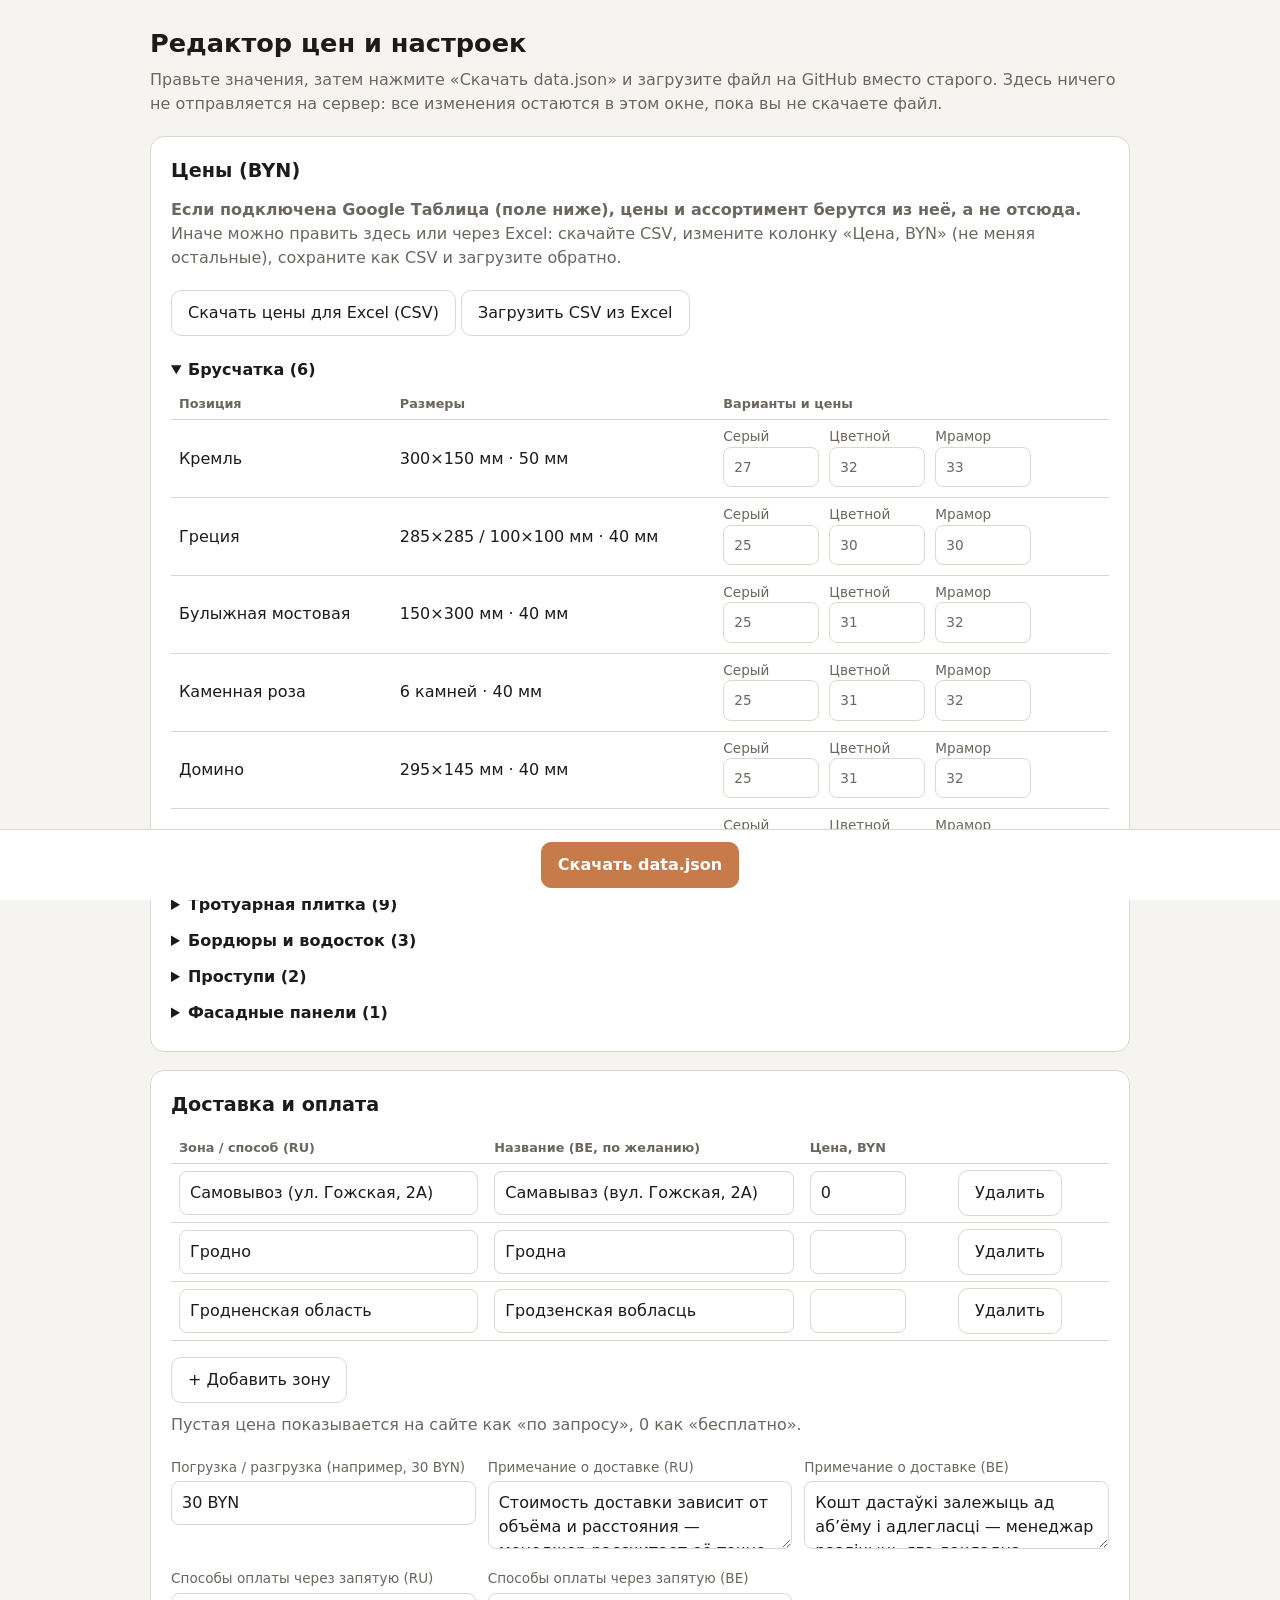
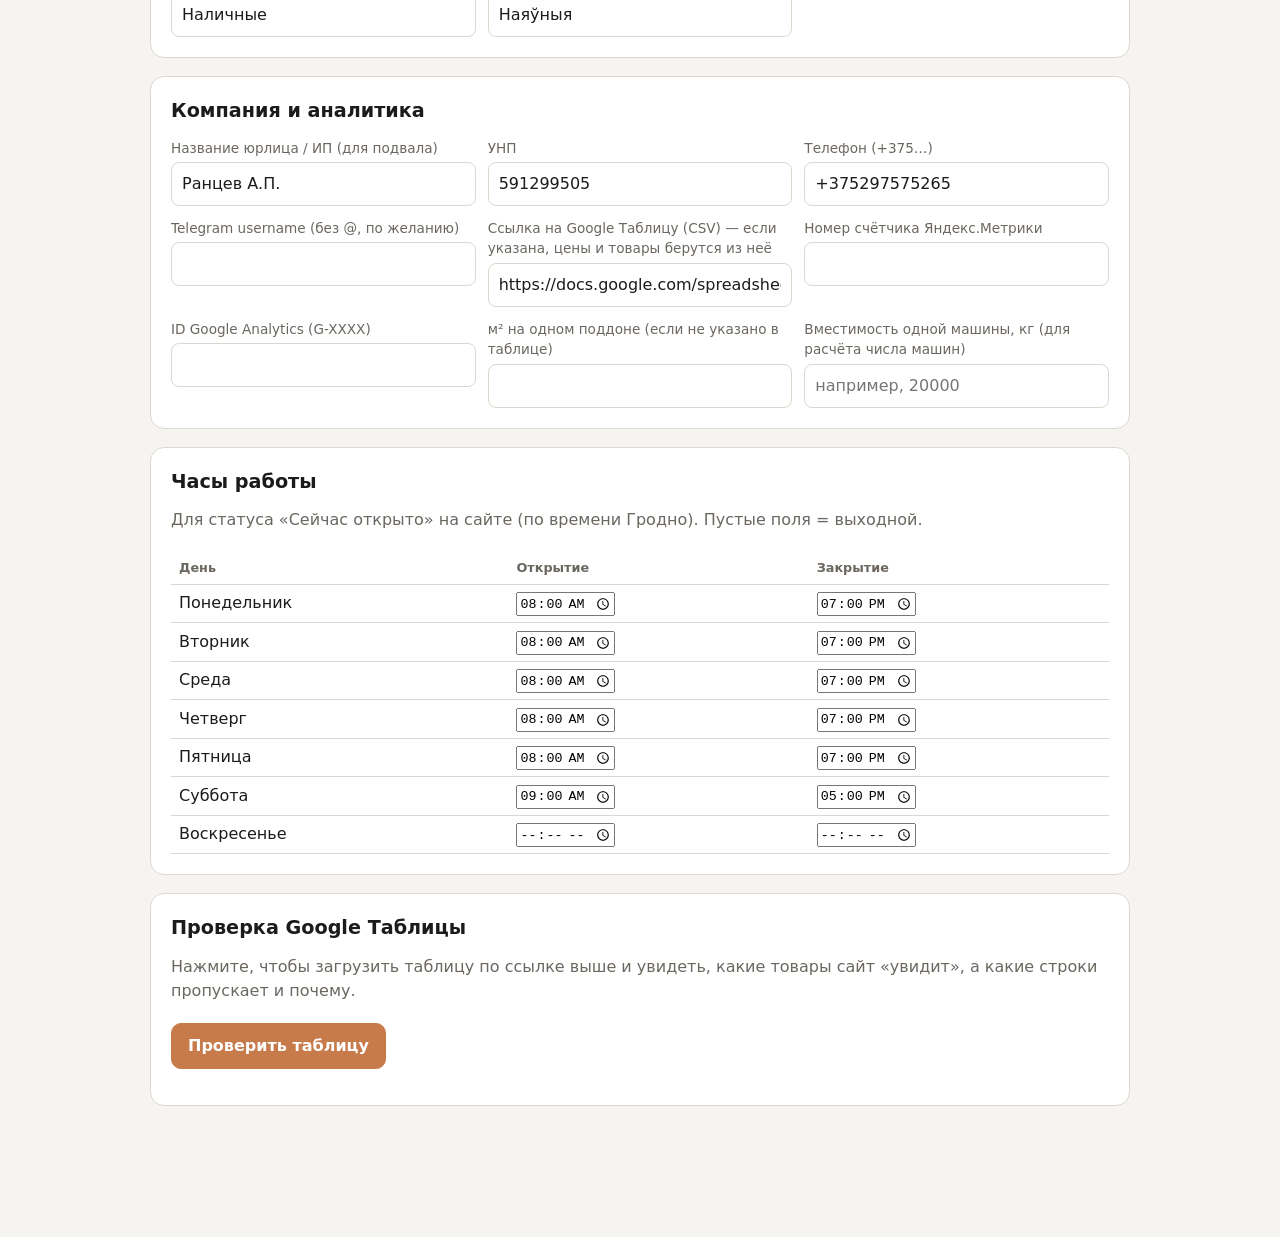
<file: admin.html>
<!DOCTYPE html>
<html lang="ru">
<head>
<meta charset="utf-8">
<meta name="viewport" content="width=device-width, initial-scale=1">
<meta name="robots" content="noindex, nofollow">
<title>Редактор цен — Koloritbeton</title>
<style>
  :root { color-scheme: light dark; --bg:#f6f4f0; --card:#fff; --text:#1c1b19; --muted:#6b6760; --line:#ddd8cf; --accent:#c77b4b; }
  @media (prefers-color-scheme: dark) { :root { --bg:#171615; --card:#222120; --text:#f1eee8; --muted:#a09b92; --line:#3a3835; } }
  * { box-sizing: border-box; }
  body { margin:0; font:16px/1.5 system-ui, -apple-system, "Segoe UI", Roboto, sans-serif; background:var(--bg); color:var(--text); padding:24px 16px 120px; }
  main { max-width:980px; margin:0 auto; }
  h1 { font-size:1.6rem; margin:0 0 6px; } h2 { font-size:1.2rem; margin:0 0 12px; }
  .hint { color:var(--muted); margin:0 0 20px; }
  section { background:var(--card); border:1px solid var(--line); border-radius:14px; padding:20px; margin-bottom:18px; }
  table { width:100%; border-collapse:collapse; } th, td { text-align:left; padding:6px 8px; border-bottom:1px solid var(--line); vertical-align:middle; }
  th { font-size:.8rem; color:var(--muted); font-weight:600; }
  .wrap { overflow-x:auto; }
  input[type=text], input[type=number], textarea { width:100%; padding:9px 10px; border:1px solid var(--line); border-radius:8px; background:transparent; color:inherit; font:inherit; }
  input.price { width:96px; } input.bad { border-color:#e5484d; }
  #sheetCheck table td, #sheetCheck table th { font-size: .9rem; }
  .tag { display:inline-block; padding:2px 10px; border-radius:999px; background:rgba(199,123,75,.15); margin:2px 4px 2px 0; font-size:.85rem; }
  .grid { display:grid; grid-template-columns:repeat(auto-fit, minmax(240px,1fr)); gap:12px; } label { display:block; font-size:.85rem; color:var(--muted); margin-bottom:4px; }
  button, .btn { border:1px solid var(--line); background:transparent; color:inherit; padding:10px 16px; border-radius:10px; font:inherit; cursor:pointer; }
  button.primary { background:var(--accent); border-color:var(--accent); color:#fff; font-weight:600; }
  .bar { position:fixed; left:0; right:0; bottom:0; background:var(--card); border-top:1px solid var(--line); padding:12px 16px; display:flex; gap:10px; flex-wrap:wrap; justify-content:center; }
  #msg { margin:10px 0 0; font-size:.92rem; } .ok { color:#2e9e5b; } .err { color:#e5484d; }
  details summary { cursor:pointer; font-weight:600; padding:6px 0; }
</style>
</head>
<body>
<main>
  <h1>Редактор цен и настроек</h1>
  <p class="hint">Правьте значения, затем нажмите «Скачать data.json» и загрузите файл на GitHub вместо старого. Здесь ничего не отправляется на сервер: все изменения остаются в этом окне, пока вы не скачаете файл.</p>

  <section id="loadbox" hidden>
    <h2>Загрузите data.json</h2>
    <p class="hint">Не удалось открыть data.json автоматически (так бывает при открытии файла с диска). Выберите файл вручную:</p>
    <input type="file" id="jsonFile" accept=".json,application/json">
  </section>

  <div id="app" hidden>
    <section>
      <h2>Цены (BYN)</h2>
      <p class="hint"><b>Если подключена Google Таблица (поле ниже), цены и ассортимент берутся из неё, а не отсюда.</b> Иначе можно править здесь или через Excel: скачайте CSV, измените колонку «Цена, BYN» (не меняя остальные), сохраните как CSV и загрузите обратно.</p>
      <p><button id="btnCsv">Скачать цены для Excel (CSV)</button> <label class="btn" style="display:inline-block; margin:0;">Загрузить CSV из Excel<input type="file" id="csvFile" accept=".csv,text/csv" hidden></label></p>
      <div id="prices"></div>
    </section>

    <section>
      <h2>Доставка и оплата</h2>
      <div class="wrap"><table><thead><tr><th>Зона / способ (RU)</th><th>Название (BE, по желанию)</th><th>Цена, BYN</th><th></th></tr></thead><tbody id="zones"></tbody></table></div>
      <p><button id="addZone">+ Добавить зону</button></p>
      <p class="hint" style="margin-top:-6px;">Пустая цена показывается на сайте как «по запросу», 0 как «бесплатно».</p>
      <div class="grid">
        <div><label>Погрузка / разгрузка (например, 30 BYN)</label><input type="text" data-path="settings.delivery.unloading"></div>
        <div><label>Примечание о доставке (RU)</label><textarea rows="2" data-path="settings.delivery.note"></textarea></div>
        <div><label>Примечание о доставке (BE)</label><textarea rows="2" data-path="settings.delivery.note_be"></textarea></div>
        <div><label>Способы оплаты через запятую (RU)</label><input type="text" id="payRu" placeholder="Наличные, Банковская карта"></div>
        <div><label>Способы оплаты через запятую (BE)</label><input type="text" id="payBe" placeholder="Наяўныя, Банкаўская картка"></div>
      </div>
    </section>

    <section>
      <h2>Компания и аналитика</h2>
      <div class="grid">
        <div><label>Название юрлица / ИП (для подвала)</label><input type="text" data-path="settings.legalName"></div>
        <div><label>УНП</label><input type="text" data-path="settings.unp"></div>
        <div><label>Телефон (+375…)</label><input type="text" data-path="settings.phone"></div>
        <div><label>Telegram username (без @, по желанию)</label><input type="text" data-path="settings.telegram"></div>
        <div><label>Ссылка на Google Таблицу (CSV) — если указана, цены и товары берутся из неё</label><input type="text" data-path="settings.sheetUrl"></div>
        <div><label>Номер счётчика Яндекс.Метрики</label><input type="text" data-path="settings.metrikaId"></div>
        <div><label>ID Google Analytics (G-XXXX)</label><input type="text" data-path="settings.gaId"></div>
        <div><label>м² на одном поддоне (если не указано в таблице)</label><input type="text" inputmode="decimal" data-path="settings.palletM2" data-num="1"></div>
        <div><label>Вместимость одной машины, кг (для расчёта числа машин)</label><input type="text" inputmode="decimal" data-path="settings.truckKg" data-num="1" placeholder="например, 20000"></div>
      </div>
    </section>

    <section>
      <h2>Часы работы</h2>
      <p class="hint">Для статуса «Сейчас открыто» на сайте (по времени Гродно). Пустые поля = выходной.</p>
      <div class="wrap"><table><thead><tr><th>День</th><th>Открытие</th><th>Закрытие</th></tr></thead><tbody id="hoursRows"></tbody></table></div>
    </section>

    <section>
      <h2>Проверка Google Таблицы</h2>
      <p class="hint">Нажмите, чтобы загрузить таблицу по ссылке выше и увидеть, какие товары сайт «увидит», а какие строки пропускает и почему.</p>
      <p><button id="btnCheck" class="primary">Проверить таблицу</button></p>
      <div id="sheetCheck"></div>
    </section>
    <p id="msg"></p>
  </div>
</main>

<div class="bar" id="bar" hidden>
  <button class="primary" id="btnJson">Скачать data.json</button>
</div>

<script>
  const $ = (id) => document.getElementById(id);
  const CAT = { bruschatka: "Брусчатка", plitka: "Тротуарная плитка", bordyury: "Бордюры и водосток", prostupi: "Проступи", paneli: "Фасадные панели" };
  let state = null;
  const esc = (x) => String(x == null ? "" : x).replace(/[&<>"]/g, c => ({ "&": "&amp;", "<": "&lt;", ">": "&gt;", '"': "&quot;" }[c]));
  const num = (v) => parseFloat(String(v).replace(",", ".").replace(/[^\d.]/g, ""));

  function getPath(o, p) { return p.split(".").reduce((a, k) => (a == null ? a : a[k]), o); }
  function setPath(o, p, v) { const ks = p.split("."); let t = o; ks.slice(0, -1).forEach(k => { t[k] = t[k] || {}; t = t[k]; }); t[ks[ks.length - 1]] = v; }
  function say(text, ok) { const m = $("msg"); m.textContent = text; m.className = ok ? "ok" : "err"; }

  async function init() {
    try { const r = await fetch("data.json", { cache: "no-cache" }); if (!r.ok) throw 0; start(await r.json()); }
    catch (e) { $("loadbox").hidden = false; }
  }
  $("jsonFile").addEventListener("change", async (e) => {
    try { start(JSON.parse(await e.target.files[0].text())); $("loadbox").hidden = true; } catch (err) { alert("Файл не похож на data.json"); }
  });

  function start(json) {
    state = json; state.settings = state.settings || {}; state.settings.delivery = state.settings.delivery || { zones: [] };
    state.settings.delivery.zones = state.settings.delivery.zones || []; state.catalog = state.catalog || {};
    $("app").hidden = false; $("bar").hidden = false; render();
  }

  /* --- копия разборщика таблицы с сайта (одинаковая логика) --- */
  const BE = {};
  const CATS = { bruschatka: { label: "Брусчатка", unit: "м²" }, plitka: { label: "Тротуарная плитка", unit: "м²" }, bordyury: { label: "Бордюры", unit: "шт." }, prostupi: { label: "Проступи", unit: "шт." }, paneli: { label: "Фасадные панели", unit: "м²" } };

/* SHEET-PARSER:BEGIN */
  const BUILTIN_LABELS = { "Брусчатка": "bruschatka", "Тротуарная плитка": "plitka", "Бордюры": "bordyury", "Бордюры и водосток": "bordyury", "Проступи": "prostupi", "Фасадные панели": "paneli" };
  const catKey = (label) => { if (BUILTIN_LABELS[label]) return BUILTIN_LABELS[label]; let h = 5381; for (const ch of label) h = ((h << 5) + h + ch.charCodeAt(0)) >>> 0; return "c" + h.toString(36); };
  function parseCSVText(t, d) {
    t = t.replace(/^\ufeff/, ""); const rows = []; let row = [], f = "", q = false;
    for (let i = 0; i < t.length; i++) {
      const ch = t[i];
      if (q) { if (ch === '"') { if (t[i + 1] === '"') { f += '"'; i++; } else q = false; } else f += ch; }
      else if (ch === '"') q = true;
      else if (ch === d) { row.push(f); f = ""; }
      else if (ch === "\n" || ch === "\r") { if (ch === "\r" && t[i + 1] === "\n") i++; row.push(f); f = ""; rows.push(row); row = []; }
      else f += ch;
    }
    if (f || row.length) { row.push(f); rows.push(row); }
    return rows.filter(r => r.some(x => x.trim()));
  }
  function parseSheetCSV(text) {
    const first = text.split(/\r?\n/)[0];
    const rows = parseCSVText(text, (first.includes(";") && !first.includes(",")) ? ";" : ",");
    const res = { cats: {}, meta: {}, order: [], skipped: [], total: 0, headers: [], missing: [] };
    if (rows.length < 2) { res.missing = ["заголовки и строки"]; return res; }
    const norm = (h) => h.trim().toLowerCase().replace(/\s+/g, " ");
    const head = rows[0].map(norm); res.headers = rows[0].map(h => h.trim());
    ["раздел", "название", "вариант 1", "цена 1"].forEach(h => { if (!head.includes(h)) res.missing.push(h); });
    const cell = (r, n) => { const i = head.indexOf(norm(n)); return i < 0 ? "" : String(r[i] || "").trim(); };
    const numOf = (v) => parseFloat(String(v).replace(/\s/g, "").replace(",", ".").replace(/[^\d.]/g, ""));
    rows.slice(1).forEach((r, idx) => {
      const line = idx + 2, label = cell(r, "Раздел"), name = cell(r, "Название");
      if (!label && !name) return;
      res.total++;
      if (!label) { res.skipped.push({ line, name, reason: "не указан «Раздел»" }); return; }
      if (!name) { res.skipped.push({ line, name: "", reason: "не указано «Название»" }); return; }
      if (/^(нет|no|0|false|скрыть)$/i.test(cell(r, "Показывать"))) { res.skipped.push({ line, name, reason: "«Показывать» = нет" }); return; }
      const prices = [];
      for (let k = 1; k <= 4; k++) {
        const v = cell(r, "Вариант " + k), pr = numOf(cell(r, "Цена " + k));
        if (v && isFinite(pr)) prices.push([v, pr + " BYN"]);
      }
      if (!prices.length) { res.skipped.push({ line, name, reason: "нет ни одной пары «Вариант» + «Цена» (цена должна быть числом)" }); return; }
      const key = catKey(label);
      if (!res.meta[key]) {
        const def = CATS[key];
        res.meta[key] = { label, unit: cell(r, "Единица") || (def ? def.unit : "шт.") };
        res.order.push(key); res.cats[key] = [];
        const lb = cell(r, "Раздел (BE)"); if (lb) BE[label] = lb;
      }
      const it = { name, img: cell(r, "Фото"), specs: cell(r, "Размеры"), prices, desc: cell(r, "Описание") };
      const badge = cell(r, "Бейдж"); if (badge) it.badge = badge;
      const tags = cell(r, "Теги").split(/[,;]/).map(x => x.trim()).filter(Boolean); if (tags.length) it.tags = tags;
      const pp = numOf(cell(r, "На поддоне")); if (pp > 0) it.perPallet = pp;
      const tiers = [];
      for (let k = 1; k <= 3; k++) { const f = numOf(cell(r, "Опт от " + k)), pc = numOf(cell(r, "Опт % " + k)); if (f > 0 && pc > 0 && pc < 100) tiers.push({ from: f, pct: pc }); }
      if (tiers.length) it.tiers = tiers.sort((x, y) => x.from - y.from);
      const nb = cell(r, "Название (BE)"), db = cell(r, "Описание (BE)");
      if (nb) BE[name] = nb; if (db && it.desc) BE[it.desc] = db;
      res.cats[key].push(it);
    });
    return res;
  }
  /* SHEET-PARSER:END */

  const DEFAULT_HOURS = { "0": null, "1": ["08:00", "19:00"], "2": ["08:00", "19:00"], "3": ["08:00", "19:00"], "4": ["08:00", "19:00"], "5": ["08:00", "19:00"], "6": ["09:00", "17:00"] };
  const DAYS = [["1", "Понедельник"], ["2", "Вторник"], ["3", "Среда"], ["4", "Четверг"], ["5", "Пятница"], ["6", "Суббота"], ["0", "Воскресенье"]];
  function renderHours() {
    const h = state.settings.hours = state.settings.hours || JSON.parse(JSON.stringify(DEFAULT_HOURS));
    $("hoursRows").innerHTML = DAYS.map(([k, n]) => `<tr><td>${n}</td><td><input type="time" data-h="${k}" data-i="0" value="${esc((h[k] || ["", ""])[0])}"></td><td><input type="time" data-h="${k}" data-i="1" value="${esc((h[k] || ["", ""])[1])}"></td></tr>`).join("");
    const vals = {}; DAYS.forEach(([k]) => { vals[k] = (h[k] || ["", ""]).slice(); });
    document.querySelectorAll("[data-h]").forEach(el => el.addEventListener("input", () => {
      const k = el.dataset.h; vals[k][+el.dataset.i] = el.value;
      h[k] = (vals[k][0] && vals[k][1]) ? [vals[k][0], vals[k][1]] : null;
    }));
  }
  async function checkSheet() {
    const out = $("sheetCheck"), url = String((state.settings && state.settings.sheetUrl) || "").trim();
    if (!url) { out.innerHTML = '<p class="err">Ссылка на таблицу не указана. Вставьте её в поле «Ссылка на Google Таблицу (CSV)» выше.</p>'; return; }
    out.innerHTML = "<p>Проверяю…</p>";
    let text;
    try { const r = await fetch(url, { cache: "no-cache" }); if (!r.ok) throw new Error("HTTP " + r.status); text = await r.text(); }
    catch (e) { out.innerHTML = `<p class="err">Не удалось загрузить таблицу (${esc(e.message)}). Проверьте, что она опубликована: Файл → Поделиться → Опубликовать в интернете → выберите нужный ЛИСТ и формат CSV → Опубликовать, и что ссылка скопирована целиком.</p>`; return; }
    if (/^\s*(<!doctype html|<html)/i.test(text)) { out.innerHTML = '<p class="err">Google вернул веб-страницу, а не CSV. При публикации выберите не «Веб-страница», а «Значения, разделённые запятыми (.csv)» и конкретный лист (не «Весь документ»).</p>'; return; }
    const res = parseSheetCSV(text), recommended = ["Раздел (BE)", "Единица", "Название (BE)", "Размеры", "Описание", "Фото", "Показывать", "Теги", "На поддоне", "Опт от 1", "Опт % 1"];
    const have = res.headers.map(x => x.trim().toLowerCase());
    let html = "";
    if (res.missing.length) html += `<p class="err"><b>Не найдены обязательные колонки:</b> ${res.missing.map(esc).join(", ")}. Названия в первой строке должны совпадать с шаблоном.</p>`;
    const items = Object.values(res.cats).reduce((s, l) => s + l.length, 0);
    html += `<p class="${items ? "ok" : "err"}"><b>Сайт увидит товаров: ${items}</b> (строк с данными: ${res.total}, пропущено: ${res.skipped.length})</p>`;
    html += "<p>" + res.order.map(k => `<span class="tag">${esc(res.meta[k].label)}: ${res.cats[k].length} · ${esc(res.meta[k].unit)}</span>`).join("") + "</p>";
    if (res.skipped.length) html += `<p class="err"><b>Эти строки сайт пропускает:</b></p><div class="wrap"><table><thead><tr><th>Строка</th><th>Название</th><th>Причина</th></tr></thead><tbody>${res.skipped.map(x => `<tr><td>${x.line}</td><td>${esc(x.name || "—")}</td><td>${esc(x.reason)}</td></tr>`).join("")}</tbody></table></div>`;
    const noImg = Object.values(res.cats).flat().filter(x => !x.img).map(x => x.name);
    if (noImg.length) html += `<p class="hint">Без фото (колонка «Фото» пуста): ${noImg.slice(0, 8).map(esc).join(", ")}${noImg.length > 8 ? "…" : ""}</p>`;
    const absent = recommended.filter(c => !have.includes(c.toLowerCase())); if (absent.length) html += `<p class="hint">Необязательных колонок нет в таблице: ${absent.map(esc).join(", ")}.</p>`;
    out.innerHTML = html;
  }
  $("btnCheck").addEventListener("click", checkSheet);

  function render() {
    // prices
    $("prices").innerHTML = Object.keys(CAT).filter(c => state.catalog[c]).map(c => `
      <details ${c === "bruschatka" ? "open" : ""}><summary>${CAT[c]} (${state.catalog[c].length})</summary>
      <div class="wrap"><table><thead><tr><th>Позиция</th><th>Размеры</th><th>Варианты и цены</th></tr></thead><tbody>
      ${state.catalog[c].map((it, i) => `<tr><td>${esc(it.name)}</td><td>${esc(it.specs)}</td><td>${it.prices.map((p, k) =>
        `<label style="display:inline-block; margin-right:10px;">${esc(p[0])}<br><input class="price" type="text" inputmode="decimal" value="${esc(num(p[1]))}" data-c="${c}" data-i="${i}" data-k="${k}"></label>`).join("")}</td></tr>`).join("")}
      </tbody></table></div></details>`).join("");
    document.querySelectorAll("input.price").forEach(el => el.addEventListener("input", () => {
      const v = num(el.value); const ok = isFinite(v) && v >= 0; el.classList.toggle("bad", !ok);
      if (ok) state.catalog[el.dataset.c][+el.dataset.i].prices[+el.dataset.k][1] = v + " BYN";
    }));
    // zones
    const z = state.settings.delivery.zones;
    $("zones").innerHTML = z.map((d, i) => `<tr>
      <td><input type="text" value="${esc(d.name)}" data-z="${i}" data-f="name"></td>
      <td><input type="text" value="${esc(d.name_be)}" data-z="${i}" data-f="name_be"></td>
      <td><input class="price" type="text" inputmode="decimal" value="${d.price == null ? "" : esc(d.price)}" data-z="${i}" data-f="price"></td>
      <td><button data-del="${i}">Удалить</button></td></tr>`).join("");
    document.querySelectorAll("[data-z]").forEach(el => el.addEventListener("input", () => {
      const d = z[+el.dataset.z], f = el.dataset.f;
      if (f === "price") { const v = el.value.trim(); d.price = v === "" ? null : (isFinite(num(v)) ? num(v) : null); } else d[f] = el.value;
    }));
    document.querySelectorAll("[data-del]").forEach(b => b.addEventListener("click", () => { z.splice(+b.dataset.del, 1); render(); }));
    // generic fields
    document.querySelectorAll("[data-path]").forEach(el => {
      const v = getPath(state, el.dataset.path); el.value = v == null ? "" : v;
      el.oninput = () => setPath(state, el.dataset.path, el.dataset.num ? (el.value.trim() === "" ? null : num(el.value)) : el.value);
    });
    $("payRu").value = (state.settings.payment || []).join(", ");
    $("payBe").value = (state.settings.payment_be || []).join(", ");
    renderHours();
  }
  const list = (v) => v.split(",").map(x => x.trim()).filter(Boolean);
  $("payRu").oninput = () => { state.settings.payment = list($("payRu").value); };
  $("payBe").oninput = () => { state.settings.payment_be = list($("payBe").value); };
  $("addZone").onclick = () => { state.settings.delivery.zones.push({ name: "", name_be: "", price: null }); render(); };

  function download(name, text, type) {
    const a = document.createElement("a"); a.href = URL.createObjectURL(new Blob([text], { type })); a.download = name; document.body.appendChild(a); a.click(); a.remove();
  }
  $("btnJson").onclick = () => { download("data.json", JSON.stringify(state, null, 2), "application/json"); say("Файл data.json скачан. Загрузите его на GitHub вместо старого.", true); };

  // ---- CSV for Excel ----
  function toCSV() {
    const rows = [["Раздел", "Позиция", "Вариант", "Цена, BYN"]];
    Object.keys(CAT).forEach(c => (state.catalog[c] || []).forEach(it => it.prices.forEach(p => rows.push([CAT[c], it.name, p[0], String(num(p[1])).replace(".", ",")]))));
    return "\ufeff" + rows.map(r => r.map(x => '"' + String(x).replace(/"/g, '""') + '"').join(";")).join("\r\n");
  }
  function parseCSV(t, d) {
    t = t.replace(/^\ufeff/, ""); const rows = []; let row = [], f = "", q = false;
    for (let i = 0; i < t.length; i++) {
      const ch = t[i];
      if (q) { if (ch === '"') { if (t[i + 1] === '"') { f += '"'; i++; } else q = false; } else f += ch; }
      else if (ch === '"') q = true;
      else if (ch === d) { row.push(f); f = ""; }
      else if (ch === "\n" || ch === "\r") { if (ch === "\r" && t[i + 1] === "\n") i++; row.push(f); f = ""; rows.push(row); row = []; }
      else f += ch;
    }
    if (f || row.length) { row.push(f); rows.push(row); }
    return rows.filter(r => r.some(x => x.trim()));
  }
  function importCSV(text) {
    const first = text.split(/\r?\n/)[0]; const d = first.includes(";") ? ";" : (first.includes("\t") ? "\t" : ",");
    const rows = parseCSV(text, d).slice(1); const back = {}; Object.keys(CAT).forEach(c => back[CAT[c]] = c);
    let done = 0; const skipped = [];
    rows.forEach(r => {
      const [cat, name, variant, price] = r.map(x => x.trim()); const c = back[cat]; const v = num(price);
      const it = c && (state.catalog[c] || []).find(x => x.name === name); const p = it && it.prices.find(x => x[0] === variant);
      if (p && isFinite(v) && v >= 0) { p[1] = v + " BYN"; done++; } else skipped.push(name + " / " + variant);
    });
    render();
    return { done, skipped };
  }
  $("btnCsv").onclick = () => download("prices.csv", toCSV(), "text/csv;charset=utf-8");
  $("csvFile").addEventListener("change", async (e) => {
    const res = importCSV(await e.target.files[0].text()); e.target.value = "";
    say(`Обновлено цен: ${res.done}.` + (res.skipped.length ? ` Пропущено строк: ${res.skipped.length} (${res.skipped.slice(0, 3).join("; ")}…). Не меняйте колонки «Раздел», «Позиция», «Вариант».` : " Теперь скачайте data.json."), res.skipped.length === 0);
  });

  init();
</script>
</body>
</html>
</file>
